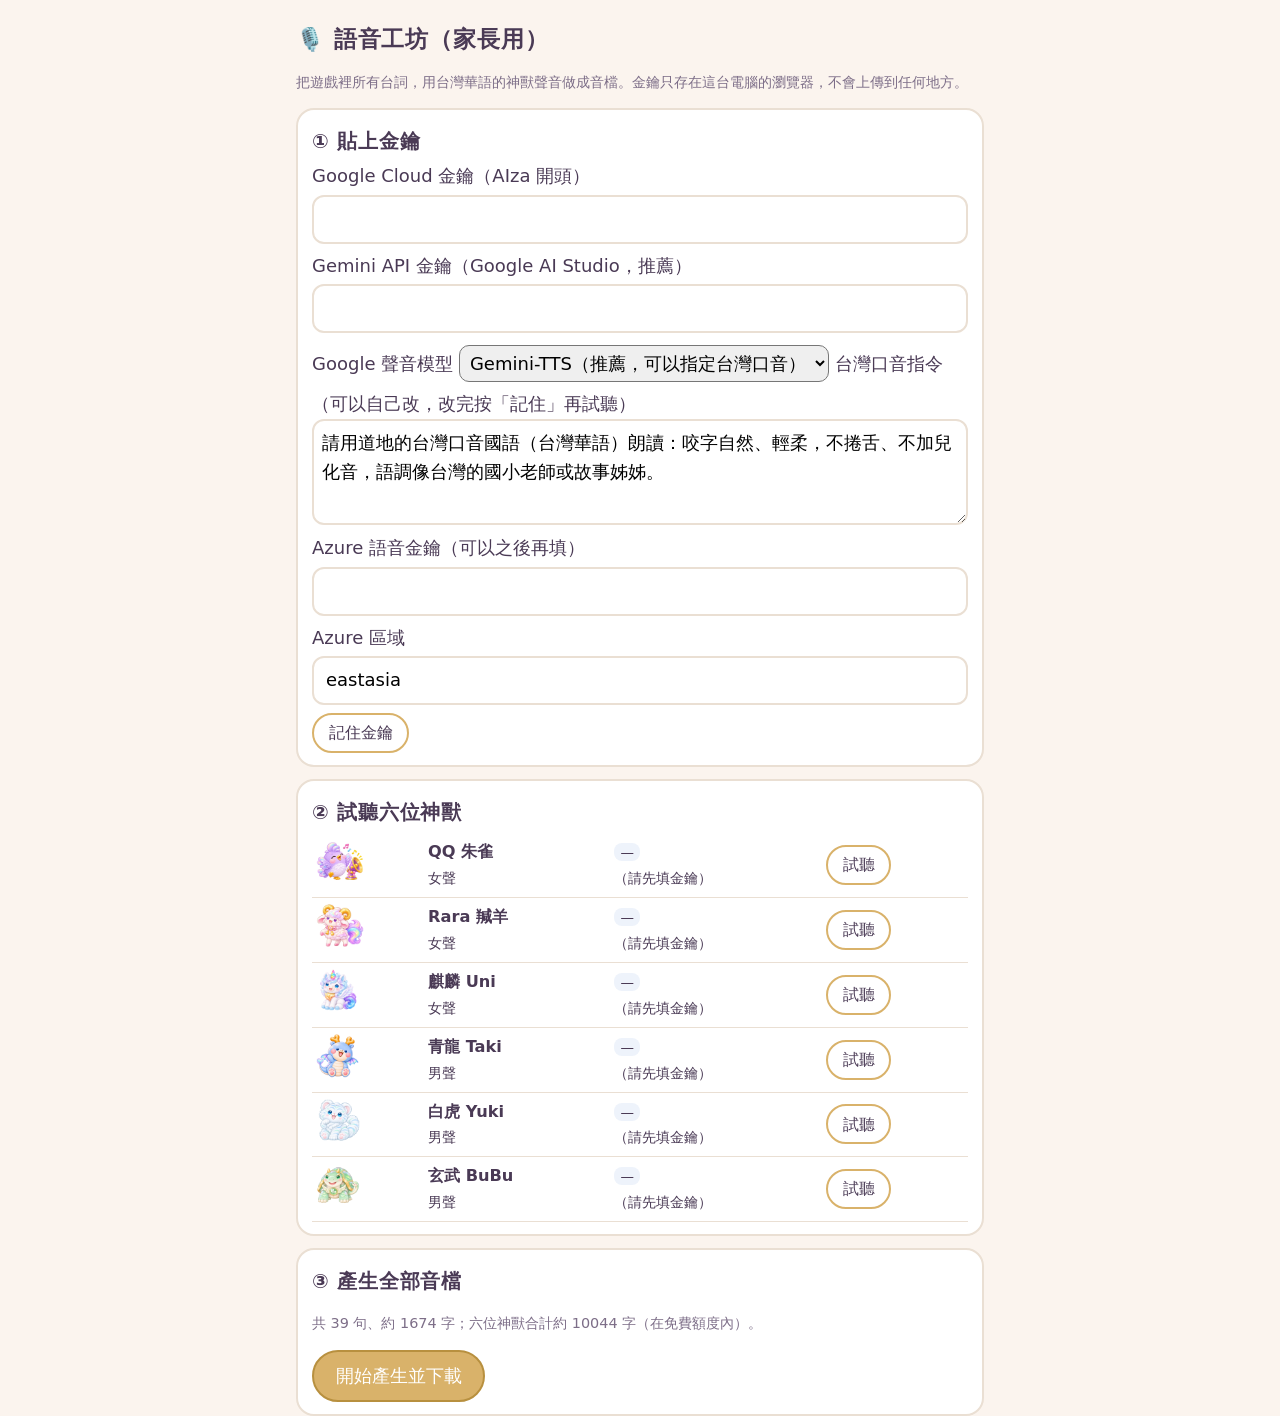
<file: tts-studio.html>
<!DOCTYPE html>
<html lang="zh-Hant-TW">
<head>
<meta charset="utf-8">
<meta name="viewport" content="width=device-width, initial-scale=1">
<meta name="robots" content="noindex">
<title>語音工坊（家長用）</title>
<link rel="stylesheet" href="css/style.css">
<style>
  body{padding:16px;max-width:720px;margin:0 auto}
  .card{background:var(--card);border:2px solid var(--line);border-radius:18px;padding:12px 14px;margin:12px 0}
  .card input{font:inherit;width:100%;padding:8px 12px;border-radius:12px;border:2px solid var(--line);margin:4px 0 8px}
  table{width:100%;border-collapse:collapse;font-size:.9rem}
  td{border-bottom:1px solid var(--line);padding:6px 4px;vertical-align:middle}
  td img{height:44px}
  .tag{font-size:.75rem;border-radius:8px;padding:1px 6px;background:#EEF3FB}
  .tag.az{background:#FFF0E0}
  progress{width:100%;height:16px}
  #log{font-size:.8rem;color:var(--ink2);max-height:160px;overflow:auto;white-space:pre-wrap}
</style>
</head>
<body>
<h2>🎙️ 語音工坊（家長用）</h2>
<p class="fine">把遊戲裡所有台詞，用台灣華語的神獸聲音做成音檔。金鑰只存在這台電腦的瀏覽器，不會上傳到任何地方。</p>

<div class="card">
  <h3>① 貼上金鑰</h3>
  <label>Google Cloud 金鑰（AIza 開頭）<input id="gkey" type="password" autocomplete="off"></label>
  <label>Gemini API 金鑰（Google AI Studio，推薦）<input id="skey" type="password" autocomplete="off"></label>
  <label>Google 聲音模型
    <select id="gmode" style="font:inherit;padding:6px;border-radius:10px;margin:4px 0 8px">
      <option value="gemini">Gemini-TTS（推薦，可以指定台灣口音）</option>
      <option value="wavenet">WaveNet（舊版）</option></select></label>
  <label>台灣口音指令（可以自己改，改完按「記住」再試聽）<textarea id="accent" rows="3" style="width:100%;font:inherit;border-radius:12px;border:2px solid var(--line);padding:8px"></textarea></label>
  <label>Azure 語音金鑰（可以之後再填）<input id="akey" type="password" autocomplete="off"></label>
  <label>Azure 區域<input id="areg" placeholder="eastasia"></label>
  <button class="btn small" id="savekeys">記住金鑰</button> <span class="fine" id="kmsg"></span>
</div>

<div class="card">
  <h3>② 試聽六位神獸</h3>
  <table id="guides"></table>
</div>

<div class="card">
  <h3>③ 產生全部音檔</h3>
  <p class="fine" id="est"></p>
  <button class="btn gold" id="go">開始產生並下載</button>
  <progress id="prog" value="0" max="1" hidden></progress>
  <div id="log"></div>
</div>

<script type="module">
import { GUIDES, hashText, TW_ACCENT } from './js/voices.js';
import { allLines } from './js/lines.js';

const $ = id => document.getElementById(id);
const LS = k => localStorage.getItem('tts-' + k) || '';
$('gkey').value = LS('gkey'); $('skey').value = LS('skey'); $('gmode').value = LS('gmode') || 'gemini'; $('accent').value = LS('accent') || TW_ACCENT; $('akey').value = LS('akey'); $('areg').value = LS('areg') || 'eastasia';
$('savekeys').onclick = () => {
  ['gkey', 'skey', 'akey', 'areg', 'gmode', 'accent'].forEach(k => localStorage.setItem('tts-' + k, $(k).value.trim()));
  $('kmsg').textContent = '已記住（只存在這台電腦）'; renderGuides();
};
const keys = () => ({ s: $('skey').value.trim(), g: $('gkey').value.trim(), a: $('akey').value.trim(), r: $('areg').value.trim() || 'eastasia' });
const provider = g => (keys().s && g.gemini) ? 'studio' : (keys().a && g.azure) ? 'azure' : keys().g ? ($('gmode').value === 'gemini' && g.gemini ? 'gemini' : 'google') : null;
$('gmode').onchange = () => renderGuides();

function pcmToWav(pcm, rate = 24000) {
  const b = new ArrayBuffer(44 + pcm.length), v = new DataView(b), w = (o, s) => [...s].forEach((c, i) => v.setUint8(o + i, c.charCodeAt(0)));
  w(0, 'RIFF'); v.setUint32(4, 36 + pcm.length, true); w(8, 'WAVE'); w(12, 'fmt '); v.setUint32(16, 16, true); v.setUint16(20, 1, true); v.setUint16(22, 1, true);
  v.setUint32(24, rate, true); v.setUint32(28, rate * 2, true); v.setUint16(32, 2, true); v.setUint16(34, 16, true); w(36, 'data'); v.setUint32(40, pcm.length, true);
  new Uint8Array(b, 44).set(pcm); return new Uint8Array(b);
}
function b64ToBytes(b64) { const s = atob(b64), u = new Uint8Array(s.length); for (let i = 0; i < s.length; i++) u[i] = s.charCodeAt(i); return u; }
async function synth(text, g) {
  const p = provider(g), k = keys();
  if (p === 'studio') {
    const body = JSON.stringify({ contents: [{ parts: [{ text: `${$('accent').value.trim()}${g.gemini.style}\n請朗讀下面這段話：\n${text}` }] }],
      generationConfig: { responseModalities: ['AUDIO'], speechConfig: { voiceConfig: { prebuiltVoiceConfig: { voiceName: g.gemini.speaker } } } } });
    for (let tries = 0; ; tries++) {
      const r = await fetch('https://generativelanguage.googleapis.com/v1beta/models/gemini-2.5-flash-preview-tts:generateContent?key=' + encodeURIComponent(k.s),
        { method: 'POST', headers: { 'Content-Type': 'application/json' }, body });
      const j = await r.json();
      if (r.status === 429 && tries < 6) { $('log').textContent += '…等待額度（20 秒）\n'; await new Promise(z => setTimeout(z, 20000)); continue; }
      if (!r.ok) throw new Error(j.error?.message || r.status);
      return pcmToWav(b64ToBytes(j.candidates[0].content.parts[0].inlineData.data));
    }
  }
  if (p === 'gemini') {
    const r = await fetch('https://texttospeech.googleapis.com/v1/text:synthesize?key=' + encodeURIComponent(k.g), {
      method: 'POST', headers: { 'Content-Type': 'application/json' },
      body: JSON.stringify({ input: { text, prompt: $('accent').value.trim() + g.gemini.style },
        voice: { languageCode: 'cmn-TW', name: g.gemini.speaker, modelName: 'gemini-2.5-flash-tts' },
        audioConfig: { audioEncoding: 'MP3' } }),
    });
    const j = await r.json();
    if (!r.ok) throw new Error(j.error?.message || r.status);
    return b64ToBytes(j.audioContent);
  }
  if (p === 'google') {
    const r = await fetch('https://texttospeech.googleapis.com/v1/text:synthesize?key=' + encodeURIComponent(k.g), {
      method: 'POST', headers: { 'Content-Type': 'application/json' },
      body: JSON.stringify({ input: { text }, voice: { languageCode: 'cmn-TW', name: g.google.name },
        audioConfig: { audioEncoding: 'MP3', pitch: g.google.pitch, speakingRate: g.google.rate } }),
    });
    const j = await r.json();
    if (!r.ok) throw new Error(j.error?.message || r.status);
    return b64ToBytes(j.audioContent);
  }
  if (p === 'azure') {
    const esc = s => s.replace(/[<>&]/g, c => ({ '<': '&lt;', '>': '&gt;', '&': '&amp;' }[c]));
    const ssml = `<speak version="1.0" xml:lang="zh-TW"><voice name="${g.azure.name}"><prosody pitch="${g.azure.pitch}" rate="${g.azure.rate}">${esc(text)}</prosody></voice></speak>`;
    const r = await fetch(`https://${k.r}.tts.speech.microsoft.com/cognitiveservices/v1`, {
      method: 'POST', body: ssml,
      headers: { 'Ocp-Apim-Subscription-Key': k.a, 'Content-Type': 'application/ssml+xml', 'X-Microsoft-OutputFormat': 'audio-24khz-48kbitrate-mono-mp3' },
    });
    if (!r.ok) throw new Error('Azure ' + r.status + ' ' + (await r.text()).slice(0, 120));
    return new Uint8Array(await r.arrayBuffer());
  }
  throw new Error('還沒有可以用的金鑰');
}

function renderGuides() {
  $('guides').innerHTML = GUIDES.map((g, i) => {
    const p = provider(g);
    const v = p === 'studio' ? 'AI Studio・' + g.gemini.speaker : p === 'azure' ? g.azure.name : p === 'gemini' ? 'Gemini・' + g.gemini.speaker : p === 'google' ? g.google.name : '（請先填金鑰）';
    return `<tr><td><img src="assets/img/${g.img}.webp" alt=""></td><td><b>${g.name}</b><br><small>${g.gender}</small></td>
      <td><span class="tag ${p === 'azure' ? 'az' : ''}">${p || '—'}</span><br><small>${v}</small></td>
      <td><button class="btn small" data-i="${i}">試聽</button></td></tr>`;
  }).join('');
  document.querySelectorAll('[data-i]').forEach(b => b.onclick = async () => {
    b.disabled = true; b.textContent = '產生中…';
    try { const bytes = await synth(GUIDES[b.dataset.i].sample, GUIDES[b.dataset.i]); new Audio(URL.createObjectURL(new Blob([bytes], { type: provider(GUIDES[b.dataset.i]) === 'studio' ? 'audio/wav' : 'audio/mpeg' }))).play(); }
    catch (e) { alert('失敗：' + e.message); }
    b.disabled = false; b.textContent = '試聽';
  });
  const lines = allLines(), chars = lines.reduce((s, t) => s + t.length, 0);
  $('est').textContent = `共 ${lines.length} 句、約 ${chars} 字；六位神獸合計約 ${chars * GUIDES.length} 字（在免費額度內）。`;
}
renderGuides();

// 簡單的 ZIP（不壓縮）
const CRC = (() => { const t = new Uint32Array(256); for (let n = 0; n < 256; n++) { let c = n; for (let k = 0; k < 8; k++) c = c & 1 ? 0xEDB88320 ^ (c >>> 1) : c >>> 1; t[n] = c >>> 0; } return t; })();
const crc32 = u => { let c = 0xFFFFFFFF; for (let i = 0; i < u.length; i++) c = CRC[(c ^ u[i]) & 255] ^ (c >>> 8); return (c ^ 0xFFFFFFFF) >>> 0; };
function zip(files) {
  const enc = new TextEncoder(), parts = [], central = []; let off = 0;
  for (const [name, data] of files) {
    const nb = enc.encode(name), crc = crc32(data);
    const h = new DataView(new ArrayBuffer(30));
    h.setUint32(0, 0x04034b50, true); h.setUint16(4, 20, true); h.setUint16(6, 0x0800, true);
    h.setUint32(14, crc, true); h.setUint32(18, data.length, true); h.setUint32(22, data.length, true); h.setUint16(26, nb.length, true);
    parts.push(new Uint8Array(h.buffer), nb, data);
    const c = new DataView(new ArrayBuffer(46));
    c.setUint32(0, 0x02014b50, true); c.setUint16(4, 20, true); c.setUint16(6, 20, true); c.setUint16(8, 0x0800, true);
    c.setUint32(16, crc, true); c.setUint32(20, data.length, true); c.setUint32(24, data.length, true); c.setUint16(28, nb.length, true); c.setUint32(42, off, true);
    central.push(new Uint8Array(c.buffer), nb);
    off += 30 + nb.length + data.length;
  }
  const size = central.reduce((s, x) => s + x.length, 0);
  const e = new DataView(new ArrayBuffer(22));
  e.setUint32(0, 0x06054b50, true); e.setUint16(8, files.length, true); e.setUint16(10, files.length, true); e.setUint32(12, size, true); e.setUint32(16, off, true);
  return new Blob([...parts, ...central, new Uint8Array(e.buffer)], { type: 'application/zip' });
}

$('go').onclick = async () => {
  const lines = allLines(), ready = GUIDES.filter(provider);
  if (!ready.length) return alert('請先填金鑰');
  const total = lines.length * ready.length, files = [], index = {};
  $('prog').hidden = false; $('prog').max = total; $('prog').value = 0; $('log').textContent = '';
  $('go').disabled = true;
  for (const g of ready) {
    index[g.id] = [];
    for (const t of lines) {
      const h = hashText(t);
      try { files.push([`audio/${g.id}/${h}.${provider(g) === 'studio' ? 'wav' : 'mp3'}`, await synth(t, g)]); index[g.id].push(h); }
      catch (e) { $('log').textContent += `✗ ${g.name}：${t.slice(0, 12)}…（${e.message}）\n`; }
      $('prog').value++;
    }
    $('log').textContent += `✓ ${g.name} 完成（${index[g.id].length} 句）\n`;
  }
  files.push(['audio/index.json', new TextEncoder().encode(JSON.stringify(index))]);
  const a = document.createElement('a'); a.href = URL.createObjectURL(zip(files)); a.download = 'taki-audio.zip'; a.click();
  $('log').textContent += '\n🎉 已下載 taki-audio.zip，請把這個檔案拖進和 Claude 的對話裡。';
  $('go').disabled = false;
};
</script>
</body>
</html>
</file>
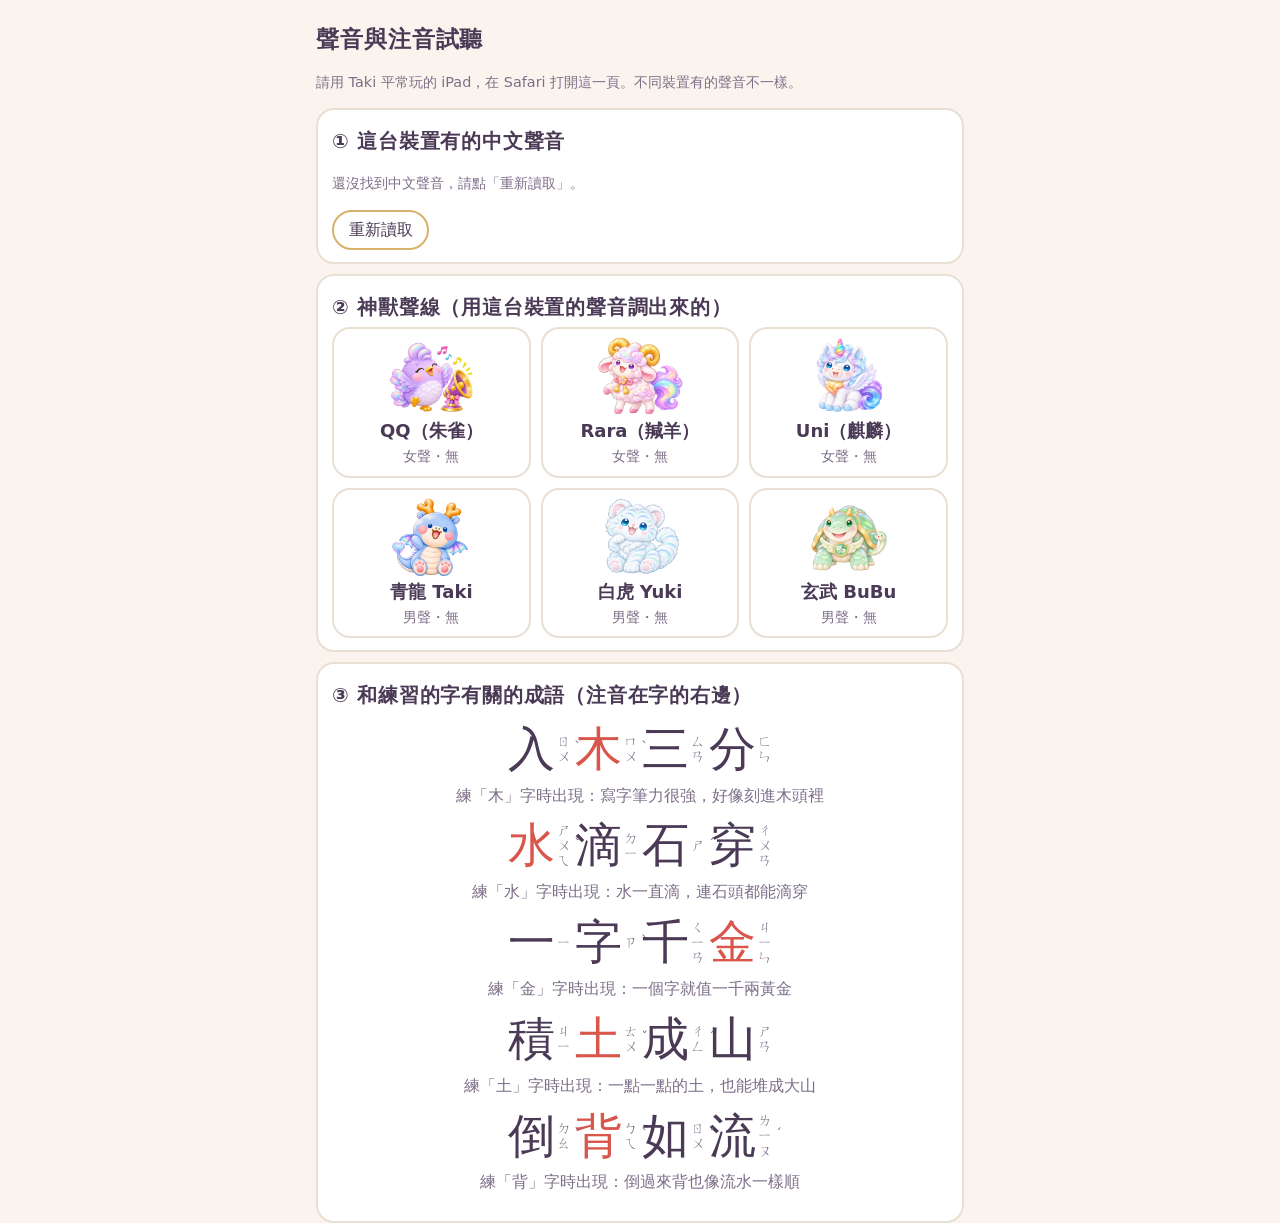
<file: voice-test.html>
<!DOCTYPE html>
<html lang="zh-Hant-TW">
<head>
<meta charset="utf-8">
<meta name="viewport" content="width=device-width, initial-scale=1">
<title>聲音與注音試聽</title>
<link rel="stylesheet" href="css/style.css">
<style>
  body{padding:16px;max-width:680px;margin:0 auto}
  .card{background:var(--card);border:2px solid var(--line);border-radius:18px;padding:12px 14px;margin:10px 0}
  .voice{display:flex;align-items:center;gap:10px;justify-content:space-between;border-bottom:1px solid var(--line);padding:8px 0}
  .voice:last-child{border:0}
  .voice small{color:var(--ink2);display:block}
  .roles{display:grid;grid-template-columns:repeat(auto-fill,minmax(150px,1fr));gap:10px}
  .role{display:flex;flex-direction:column;align-items:center;border:2px solid var(--line);border-radius:18px;background:var(--card);padding:8px}
  .role img{height:80px;object-fit:contain}
  .role small{color:var(--ink2);font-size:.75rem}
  /* 注音在字的右邊（直式，像課本） */
  .zy-line{display:flex;justify-content:center;gap:4px;margin:10px 0}
  .zy{display:inline-flex;align-items:center}
  .zy .h{font-family:var(--kai);font-size:2.6rem;line-height:1}
  .zy .b{display:flex;flex-direction:column;align-items:center;font-size:.8rem;line-height:1.05;margin-left:2px;position:relative;color:var(--ink2)}
  .zy .b .t{position:absolute;right:-.7em;top:50%;transform:translateY(-60%);font-size:.8rem}
  .zy .b .t.light{position:static;transform:none}
  .idiom{text-align:center;margin:14px 0}
  .idiom p{margin:0;color:var(--ink2);font-size:.9rem}
</style>
</head>
<body>
<h2>聲音與注音試聽</h2>
<p class="fine">請用 Taki 平常玩的 iPad，在 Safari 打開這一頁。不同裝置有的聲音不一樣。</p>

<div class="card">
  <h3>① 這台裝置有的中文聲音</h3>
  <p class="fine" id="count">讀取中…（如果一直沒出現，請點一下「重新讀取」）</p>
  <div id="list"></div>
  <button class="btn small" id="reload">重新讀取</button>
</div>

<div class="card">
  <h3>② 神獸聲線（用這台裝置的聲音調出來的）</h3>
  <div class="roles" id="roles"></div>
</div>

<div class="card">
  <h3>③ 和練習的字有關的成語（注音在字的右邊）</h3>
  <div id="idioms"></div>
</div>

<script>
const SAMPLE = '你好，我是神獸。你寫得真好，筆畫有力量，入木三分！';
const ROLES = [
  { img: 'QQ_cheer', name: 'QQ（朱雀）', want: 'female', pitch: 1.35, rate: 1.05, say: '我是 QQ！你好棒喔，我們一起去冒險吧！' },
  { img: 'RaRa_hatched', name: 'Rara（羬羊）', want: 'female', pitch: 1.15, rate: 0.9, say: '我是 Rara，慢慢來沒關係，我陪你。' },
  { img: 'Uni_hatched', name: 'Uni（麒麟）', want: 'female', pitch: 1.0, rate: 0.95, say: '我是麒麟 Uni，一字千金，你寫的每個字都很珍貴。' },
  { img: 'Taki_hatched', name: '青龍 Taki', want: 'male', pitch: 1.0, rate: 0.95, say: '我是青龍 Taki，水滴石穿，每天練一點點就會成功。' },
  { img: 'Yuki_hatched', name: '白虎 Yuki', want: 'male', pitch: 0.85, rate: 0.9, say: '我是白虎 Yuki，倒背如流，你一定做得到！' },
  { img: 'BuBu_hatched', name: '玄武 BuBu', want: 'male', pitch: 0.75, rate: 0.8, say: '我是玄武 BuBu，積土成山，慢慢走也能走很遠。' },
];
// 和字有關的成語（注音依教育部國語辭典）
const IDIOMS = [
  { ch: '木', w: '入木三分', z: ['ㄖㄨˋ', 'ㄇㄨˋ', 'ㄙㄢ', 'ㄈㄣ'], m: '寫字筆力很強，好像刻進木頭裡' },
  { ch: '水', w: '水滴石穿', z: ['ㄕㄨㄟˇ', 'ㄉㄧ', 'ㄕˊ', 'ㄔㄨㄢ'], m: '水一直滴，連石頭都能滴穿' },
  { ch: '金', w: '一字千金', z: ['ㄧ', 'ㄗˋ', 'ㄑㄧㄢ', 'ㄐㄧㄣ'], m: '一個字就值一千兩黃金' },
  { ch: '土', w: '積土成山', z: ['ㄐㄧ', 'ㄊㄨˇ', 'ㄔㄥˊ', 'ㄕㄢ'], m: '一點一點的土，也能堆成大山' },
  { ch: '背', w: '倒背如流', z: ['ㄉㄠˋ', 'ㄅㄟˋ', 'ㄖㄨˊ', 'ㄌㄧㄡˊ'], m: '倒過來背也像流水一樣順' },
];

let voices = [];
const isMale = v => /男|male|Han|Yun|Zhi|Kang|Wang|Li-mu|Bo/i.test(v.name) && !/female|女/i.test(v.name);
function load() {
  voices = speechSynthesis.getVoices().filter(v => /^zh|^cmn|^yue/i.test(v.lang));
  voices.sort((a, b) => (b.lang === 'zh-TW') - (a.lang === 'zh-TW'));
  document.getElementById('count').textContent = voices.length
    ? `找到 ${voices.length} 個中文聲音（zh-TW 是台灣華語）` : '還沒找到中文聲音，請點「重新讀取」。';
  document.getElementById('list').innerHTML = voices.map((v, i) => `
    <div class="voice"><div><b>${v.name}</b><small>${v.lang}${v.localService ? '・內建' : '・需要網路'}${isMale(v) ? '・可能是男聲' : ''}</small></div>
    <button class="btn small" data-i="${i}">試聽</button></div>`).join('');
  document.querySelectorAll('[data-i]').forEach(b => b.onclick = () => say(SAMPLE, voices[b.dataset.i]));
  renderRoles();
}
function say(text, v, pitch = 1, rate = 0.95) {
  speechSynthesis.cancel();
  const u = new SpeechSynthesisUtterance(text);
  u.lang = v ? v.lang : 'zh-TW'; if (v) u.voice = v; u.pitch = pitch; u.rate = rate;
  speechSynthesis.speak(u);
}
function pick(want) {
  const tw = voices.filter(v => v.lang === 'zh-TW');
  const pool = tw.length ? tw : voices;
  const m = pool.filter(isMale), f = pool.filter(v => !isMale(v));
  return (want === 'male' ? m[0] : f[0]) || pool[0];
}
function renderRoles() {
  document.getElementById('roles').innerHTML = ROLES.map((r, i) => {
    const v = pick(r.want);
    return `<button class="role" data-r="${i}"><img src="assets/img/${r.img}.webp" alt=""><b>${r.name}</b>
      <small>${r.want === 'male' ? '男聲' : '女聲'}・${v ? v.name : '無'}</small></button>`;
  }).join('');
  document.querySelectorAll('[data-r]').forEach(b => b.onclick = () => {
    const r = ROLES[b.dataset.r]; say(r.say, pick(r.want), r.pitch, r.rate);
  });
}
function zyHtml(word, zys, key) {
  return [...word].map((h, i) => {
    const z = zys[i] || '';
    const tone = (z.match(/[ˊˇˋ˙]$/) || [''])[0];
    const body = tone ? z.slice(0, -1) : z;
    const light = tone === '˙';
    return `<span class="zy"><span class="h"${h === key ? ' style="color:#D9564C"' : ''}>${h}</span><span class="b">${light ? '<span class="t light">˙</span>' : ''}${[...body].map(c => `<span>${c}</span>`).join('')}${tone && !light ? `<span class="t">${tone}</span>` : ''}</span></span>`;
  }).join('');
}
document.getElementById('idioms').innerHTML = IDIOMS.map(d => `
  <div class="idiom"><div class="zy-line">${zyHtml(d.w, d.z, d.ch)}</div><p>練「${d.ch}」字時出現：${d.m}</p></div>`).join('');
speechSynthesis.onvoiceschanged = load;
document.getElementById('reload').onclick = load;
setTimeout(load, 300);
</script>
</body>
</html>
</file>
<file: css/style.css>
:root{
  --cream:#FBF4EE; --paper:#FFFDF8; --ink:#4A3A55; --ink2:#7D6E88; --gold:#D9B26A; --gold-d:#B8903F;
  --pink:#F6C9DA; --sky:#CFE3F7; --mint:#D5EEDB; --lilac:#E9DDF7; --red:#D9564C; --green:#3E9A62;
  --bg:var(--cream); --card:#FFFFFF; --line:#EADFD3;
  --kai:"BiauKai","TW-Kai","Kaiti TC","STKaiti","DFKai-SB","標楷體",serif;
  --round:"jf-openhuninn","PingFang TC","Noto Sans TC","Microsoft JhengHei",system-ui,sans-serif;
  --safe-t:env(safe-area-inset-top,0px); --safe-b:env(safe-area-inset-bottom,0px);
}
body.night{ --bg:#1D2B4F; --card:#2A3A63; --paper:#2A3A63; --ink:#F3ECFA; --ink2:#C9BFDB; --line:#3E4F7C; }
*{box-sizing:border-box;-webkit-tap-highlight-color:transparent}
html,body{margin:0;height:100%;background:var(--bg);color:var(--ink);font-family:var(--round);font-size:18px;line-height:1.6;overscroll-behavior:none}
button{font:inherit;color:inherit;cursor:pointer;touch-action:manipulation}
img{max-width:100%}
#app{height:100%;}
#app.scroll{overflow-y:auto;-webkit-overflow-scrolling:touch;padding:calc(var(--safe-t) + 8px) 16px calc(var(--safe-b) + 24px)}
#app.full{display:flex;flex-direction:column;overflow:hidden}
#app.paper-bg{background:#F3E9D6} body.night #app.paper-bg{background:#22305a}
.kai{font-family:var(--kai)}
h1,h2,h3{font-weight:700;margin:.2em 0;letter-spacing:.04em}
h2{font-size:1.25rem} h3{font-size:1.1rem}
.sub{color:var(--ink2);margin:.2em 0 1em}
.fine{color:var(--ink2);font-size:.8rem}
.err{color:var(--red);min-height:1.2em;margin:.3em 0;font-size:.95rem}
.warn{color:var(--red)}
.ok{color:var(--green)}
.center{height:100%;display:flex;flex-direction:column;align-items:center;justify-content:center;gap:8px}
.page,.trial{max-width:680px;margin:0 auto}
.row{display:flex;gap:10px;flex-wrap:wrap;justify-content:center;margin:12px 0}

.btn{border:2px solid var(--gold);background:var(--card);border-radius:999px;padding:.55em 1.2em;min-height:48px;transition:transform .1s}
.btn:active{transform:scale(.96)}
.btn.gold{background:var(--gold);color:#fff;border-color:var(--gold-d)}
.btn.ghost{border-color:var(--line);background:transparent}
.btn.small{min-height:40px;padding:.3em .9em;font-size:.9rem}
.btn.big{display:block;width:100%;max-width:420px;margin:14px auto;font-size:1.15rem;min-height:56px}
.btn:disabled{opacity:.5}

.bar{display:flex;align-items:center;justify-content:space-between;gap:8px;margin-bottom:10px}
.bar h2{flex:1;text-align:center}
.bar>span{min-width:60px;text-align:right;color:var(--ink2);font-size:.9rem}

/* 登入 */
.login{max-width:440px;margin:0 auto;text-align:center;padding-top:4vh}
.login .hero{width:58%;max-width:240px}
.login h1{font-size:2rem;line-height:1.3;color:var(--ink)}
.login h1{background:linear-gradient(90deg,#B98AD9,#D9B26A);-webkit-background-clip:text;background-clip:text;color:transparent}

/* 孩子 */
.kids{display:grid;grid-template-columns:repeat(auto-fill,minmax(140px,1fr));gap:12px}
.kid{background:var(--card);border:2px solid var(--line);border-radius:22px;padding:12px;display:flex;flex-direction:column;align-items:center}
.kid img{height:120px;object-fit:contain}
.kid small{color:var(--ink2)}
.kid.add{border-style:dashed;justify-content:center;min-height:180px}
.kid.add span{font-size:2.4rem;color:var(--gold)}

.form label{display:block;margin:14px 0 4px;font-weight:700}
.form em{font-style:normal;font-size:.75rem;color:#fff;background:var(--gold);border-radius:8px;padding:0 6px;margin-left:6px}
.form .opt{font-size:.75rem;color:var(--ink2);font-weight:400;margin-left:6px}
.form input{display:block;width:100%;margin-top:6px;font:inherit;padding:10px 14px;border-radius:16px;border:2px solid var(--line);background:var(--card);color:var(--ink);min-height:50px}
.seg{display:flex;flex-wrap:wrap;gap:8px;margin-top:6px;font-weight:400}
.seg button{flex:1;min-width:52px;min-height:48px;border-radius:16px;border:2px solid var(--line);background:var(--card);display:flex;flex-direction:column;align-items:center;justify-content:center;line-height:1.2}
.seg button small{font-size:.65rem;color:var(--ink2)}
.seg button.sel{border-color:var(--gold);background:#FFF3DC;color:#7A5A1E}

.avatars{display:grid;grid-template-columns:repeat(auto-fill,minmax(130px,1fr));gap:12px}
.av{background:var(--card);border:3px solid var(--line);border-radius:22px;padding:8px;height:170px}
.av img{height:100%;object-fit:contain}
.av.sel{border-color:var(--gold);background:#FFF3DC;transform:scale(1.03)}

/* 播放鈕（QQ） */
.play{display:inline-flex;align-items:center;gap:4px;border:2px solid var(--gold);background:var(--card);border-radius:999px;padding:2px 12px 2px 4px;min-height:48px}
.play img{width:42px;height:42px;object-fit:contain}
.play span{font-size:.9rem;color:var(--gold-d);font-weight:700}
.play.on{background:#FFF3DC;animation:pulse 1s infinite}
@keyframes pulse{50%{box-shadow:0 0 0 6px rgba(217,178,106,.25)}}

/* 故事 */
.story{max-width:640px;margin:0 auto}
.story-top{display:flex;justify-content:space-between;align-items:center}
.dots i{display:inline-block;width:10px;height:10px;border-radius:50%;background:#D8C7A8;margin-right:6px}
.dots i.on{background:var(--gold);width:24px;border-radius:6px}
.story-art{display:flex;justify-content:center;align-items:flex-end;gap:4px;min-height:150px;margin:8px 0}
.story-art img{max-height:170px;max-width:30%;object-fit:contain}
.eggs{display:flex;justify-content:center;gap:10px}
.eggs img{height:70px}
.sleepy{filter:grayscale(.7) brightness(.85);animation:breathe 3s infinite}
@keyframes breathe{50%{transform:scale(1.05)}}
.scroll-paper{background:var(--paper);border:2px solid #E0C99A;border-radius:18px;padding:16px 18px;position:relative;box-shadow:0 0 0 6px #F7EEDC inset}
body.night .scroll-paper{box-shadow:none}
.scroll-paper p{margin:.45em 0}
.scroll-paper .ask{font-weight:700;color:var(--gold-d)}
.choices{display:flex;flex-wrap:wrap;gap:10px;justify-content:center;margin-top:12px}
.choice{background:#FFF3DC;border-color:var(--gold)}
body.night .choice{background:#3a4a77}

/* 地圖 */
.hud{display:flex;align-items:center;gap:8px;padding:calc(var(--safe-t) + 6px) 10px 6px;background:var(--bg);z-index:2}
.me{display:flex;align-items:center;gap:6px;border:2px solid var(--gold);background:var(--card);border-radius:999px;padding:2px 12px 2px 2px;min-height:48px}
.me img{width:42px;height:42px;border-radius:50%;object-fit:cover;object-position:top;background:#FFF3DC}
.wallet{flex:1;display:flex;gap:8px;justify-content:center;font-weight:700}
.wallet span{display:flex;align-items:center;gap:2px;background:var(--card);border-radius:999px;padding:2px 10px 2px 2px;border:1px solid var(--line)}
.wallet img{width:30px;height:30px;object-fit:contain}
.map{flex:1;position:relative;overflow:hidden;touch-action:none}
.map canvas{display:block}
.map-labels{position:absolute;inset:0;pointer-events:none}
.map-label{position:absolute;left:0;top:0;pointer-events:auto;background:rgba(255,253,248,.92);border:2px solid var(--gold);border-radius:14px;padding:2px 10px;display:flex;flex-direction:column;align-items:center;line-height:1.25;white-space:nowrap}
.map-label b{font-size:.9rem;color:#4A3A55}
.map-label small{font-size:.65rem;color:#8a7a95}
.map-tip{position:absolute;bottom:calc(var(--safe-b) + 12px);left:50%;transform:translateX(-50%);background:rgba(255,253,248,.92);color:#4A3A55;border-radius:999px;padding:6px 16px;font-size:.9rem;pointer-events:none;white-space:nowrap}

/* 視窗 */
.modal-back{position:fixed;inset:0;background:rgba(40,30,50,.45);display:flex;align-items:flex-end;justify-content:center;z-index:50;animation:fade .2s}
.modal{background:var(--bg);width:100%;max-width:560px;max-height:88vh;overflow-y:auto;border-radius:26px 26px 0 0;padding:18px 18px calc(var(--safe-b) + 18px);text-align:center;animation:up .25s}
@media (min-width:700px){.modal-back{align-items:center}.modal{border-radius:26px}}
@keyframes up{from{transform:translateY(40px);opacity:0}}
@keyframes fade{from{opacity:0}}
.menu,.chest,.rides,.pets,.bag{display:grid;gap:10px;margin:12px 0}
.menu{grid-template-columns:1fr 1fr}
.tile,.prize,.ride,.pet{background:var(--card);border:2px solid var(--line);border-radius:20px;padding:10px;display:flex;flex-direction:column;align-items:center;gap:2px}
.tile img,.prize img,.pet img{height:72px;object-fit:contain}
.tile small,.prize small,.ride small,.pet small{color:var(--ink2);font-size:.75rem}
.chest{grid-template-columns:repeat(3,1fr)}
.prize.chosen{border-color:var(--gold);background:#FFF3DC;transform:scale(1.06);transition:.3s}
.rides{grid-template-columns:repeat(auto-fill,minmax(130px,1fr))}
.ride .ic{font-size:2rem}
.ride:disabled{opacity:.45}
.pets{grid-template-columns:repeat(3,1fr)}
.pet.locked img{filter:grayscale(.8)}
.pet.sel{border-color:var(--gold);background:#FFF3DC}
.bag{grid-template-columns:repeat(5,1fr)}
.bag div{display:flex;flex-direction:column;align-items:center}
.bag img{height:44px}
.bag small{font-size:.65rem;color:var(--ink2)}
.monsters{display:flex;flex-wrap:wrap;gap:8px;justify-content:center}
.mon{background:var(--card);border:2px solid var(--line);border-radius:16px;padding:6px 12px;display:flex;flex-direction:column;align-items:center}
.mon b{font-family:var(--kai);font-size:2rem}
.modal input{font:inherit;padding:10px;border-radius:14px;border:2px solid var(--line);width:140px;text-align:center}

.toast{position:fixed;left:50%;bottom:calc(var(--safe-b) + 70px);transform:translateX(-50%);background:var(--paper);color:var(--ink);border:2px solid var(--gold);border-radius:22px;padding:8px 16px 8px 8px;display:flex;gap:10px;align-items:center;z-index:80;animation:drop .35s;max-width:92vw;box-shadow:0 8px 24px rgba(0,0,0,.12)}
.toast img{width:60px;height:60px;object-fit:contain}
.toast div{display:flex;flex-direction:column;line-height:1.3}
.toast b{font-family:var(--kai);font-size:1.4rem}
.toast small{color:var(--gold-d);font-size:.75rem}
.toast span{font-size:.85rem;color:var(--ink2)}
.toast .big-ic{font-size:2.2rem;padding-left:6px;color:inherit}
@keyframes drop{from{transform:translate(-50%,30px);opacity:0}}

/* 試煉 */
.qq-talk{display:flex;align-items:center;gap:10px;background:var(--paper);border:2px solid var(--line);border-radius:20px;padding:10px;flex-wrap:wrap}
.qq-talk img{width:90px}
.qq-talk p{flex:1;min-width:180px;margin:0}
.char-head{display:flex;align-items:center;gap:12px}
.char-head .kai{font-size:2.6rem;line-height:1}
.tip{color:var(--gold-d);font-weight:700}
.runner{position:relative;height:56px;margin:6px 0;display:flex;align-items:flex-end;justify-content:space-between;padding:0 4px}
.runner i{width:22px;height:10px;border-radius:6px;background:var(--mint);border:1px solid #b9dcc3}
.runner i.goal{background:var(--gold)}
.runner img{position:absolute;bottom:8px;left:0;width:44px;transition:left .35s}
.runner img.jump{animation:jump .35s}
@keyframes jump{40%{transform:translateY(-22px)}}
.writer{width:min(88vw,520px,52vh);aspect-ratio:1;margin:6px auto;background:#FFFDF8;border-radius:18px;border:2px solid var(--line);touch-action:none}
.writer-svg{width:100%;height:100%;display:block;touch-action:none}
.grid-box{fill:none;stroke:#D9564C;stroke-width:14}
.grid-dash{stroke:#D9564C;stroke-width:8;stroke-dasharray:40 30;opacity:.7}
.ghost path{fill:#EFE4EA}
.done .filled{fill:#4A3A55}
.demo-brush{fill:none;stroke:#4A3A55;stroke-linecap:round;stroke-linejoin:round}
.hint-brush{fill:none;stroke:#D9564C;stroke-linecap:round;stroke-linejoin:round}
.num circle{fill:#D9564C}
.num text{fill:#fff;font-size:90px;text-anchor:middle;font-family:sans-serif;font-weight:700}
.ink{fill:none;stroke:#7AA7E0;stroke-width:70;stroke-linecap:round;stroke-linejoin:round;opacity:.75}
.shake{animation:shake .4s}
@keyframes shake{20%,60%{transform:translateX(-10px)}40%,80%{transform:translateX(10px)}}
.quiz{text-align:center}
.quiz .q{font-size:1.3rem;font-weight:700}
.opts{display:grid;grid-template-columns:1fr 1fr;gap:12px;margin:16px 0}
.opt{min-height:80px;font-size:1.8rem;border:3px solid var(--line);background:var(--card);border-radius:20px}
.opt.right{border-color:var(--green);background:#E3F5E8;color:#1f6b3d}
.opt.wrong{border-color:var(--red);opacity:.55}
.qq-pop{display:flex;gap:10px;align-items:center;justify-content:center;text-align:left}
.qq-pop img{width:80px}
.qq-pop div{display:flex;flex-direction:column}
.qq-pop b{font-family:var(--kai);font-size:1.3rem}
.qq-pop small{color:var(--gold-d)}
.hatch{text-align:center}
.cable{font-size:1.1rem;font-weight:700}
.egg-btn{background:none;border:none;margin:10px auto;display:block}
.egg-btn img{height:min(36vh,260px)}
.wobble{animation:wobble .4s}
@keyframes wobble{25%{transform:rotate(-10deg)}75%{transform:rotate(10deg)}}
.taps{font-weight:700;color:var(--gold-d)}
.stats{display:grid;grid-template-columns:repeat(2,1fr);gap:10px}
.stats div{background:var(--card);border-radius:16px;padding:10px 14px;border:1px solid var(--line)}
.stats small{display:block;color:var(--ink2)}
.stats b{font-size:1.4rem}
.chip{display:inline-block;font-size:1.5rem;background:var(--card);border:1px solid var(--line);border-radius:10px;padding:0 8px;margin-right:6px}

.bob{animation:bob 2.4s ease-in-out infinite}
@keyframes bob{50%{transform:translateY(-8px)}}
.pop{animation:popin .5s backwards}
@keyframes popin{from{transform:scale(.3);opacity:0}70%{transform:scale(1.08)}}
@media (prefers-reduced-motion:reduce){*{animation:none!important;transition:none!important}}

.guides{display:grid;grid-template-columns:repeat(3,1fr);gap:8px;margin-top:6px;font-weight:400}
.guide{background:var(--card);border:2px solid var(--line);border-radius:18px;padding:6px;display:flex;flex-direction:column;align-items:center;gap:2px;cursor:pointer}
.guide img{height:64px;object-fit:contain}
.guide b{font-size:.85rem} .guide small{font-size:.7rem;color:var(--ink2)}
.guide .btn{min-height:34px;padding:0 10px;font-size:.8rem}
.guide.sel{border-color:var(--gold);background:#FFF3DC}
body.night .guide.sel{background:#3a4a77}
</file>
